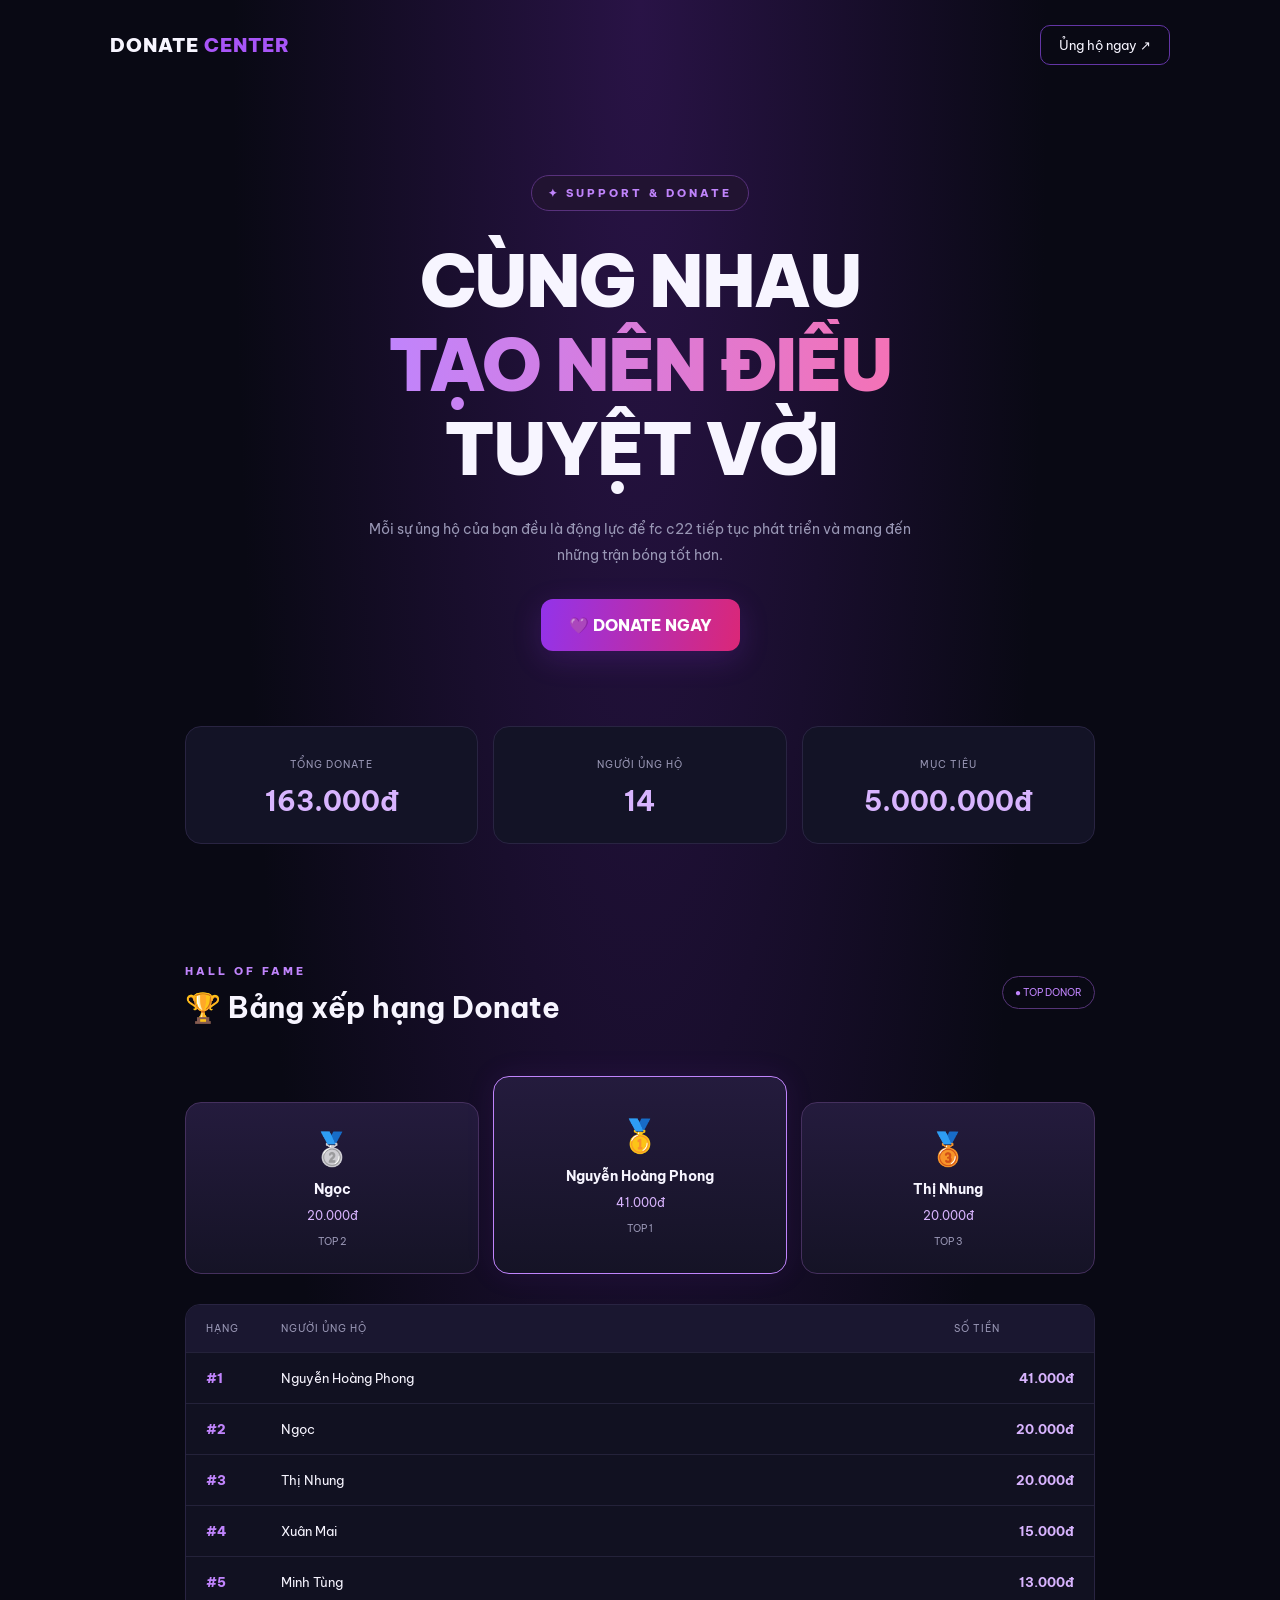
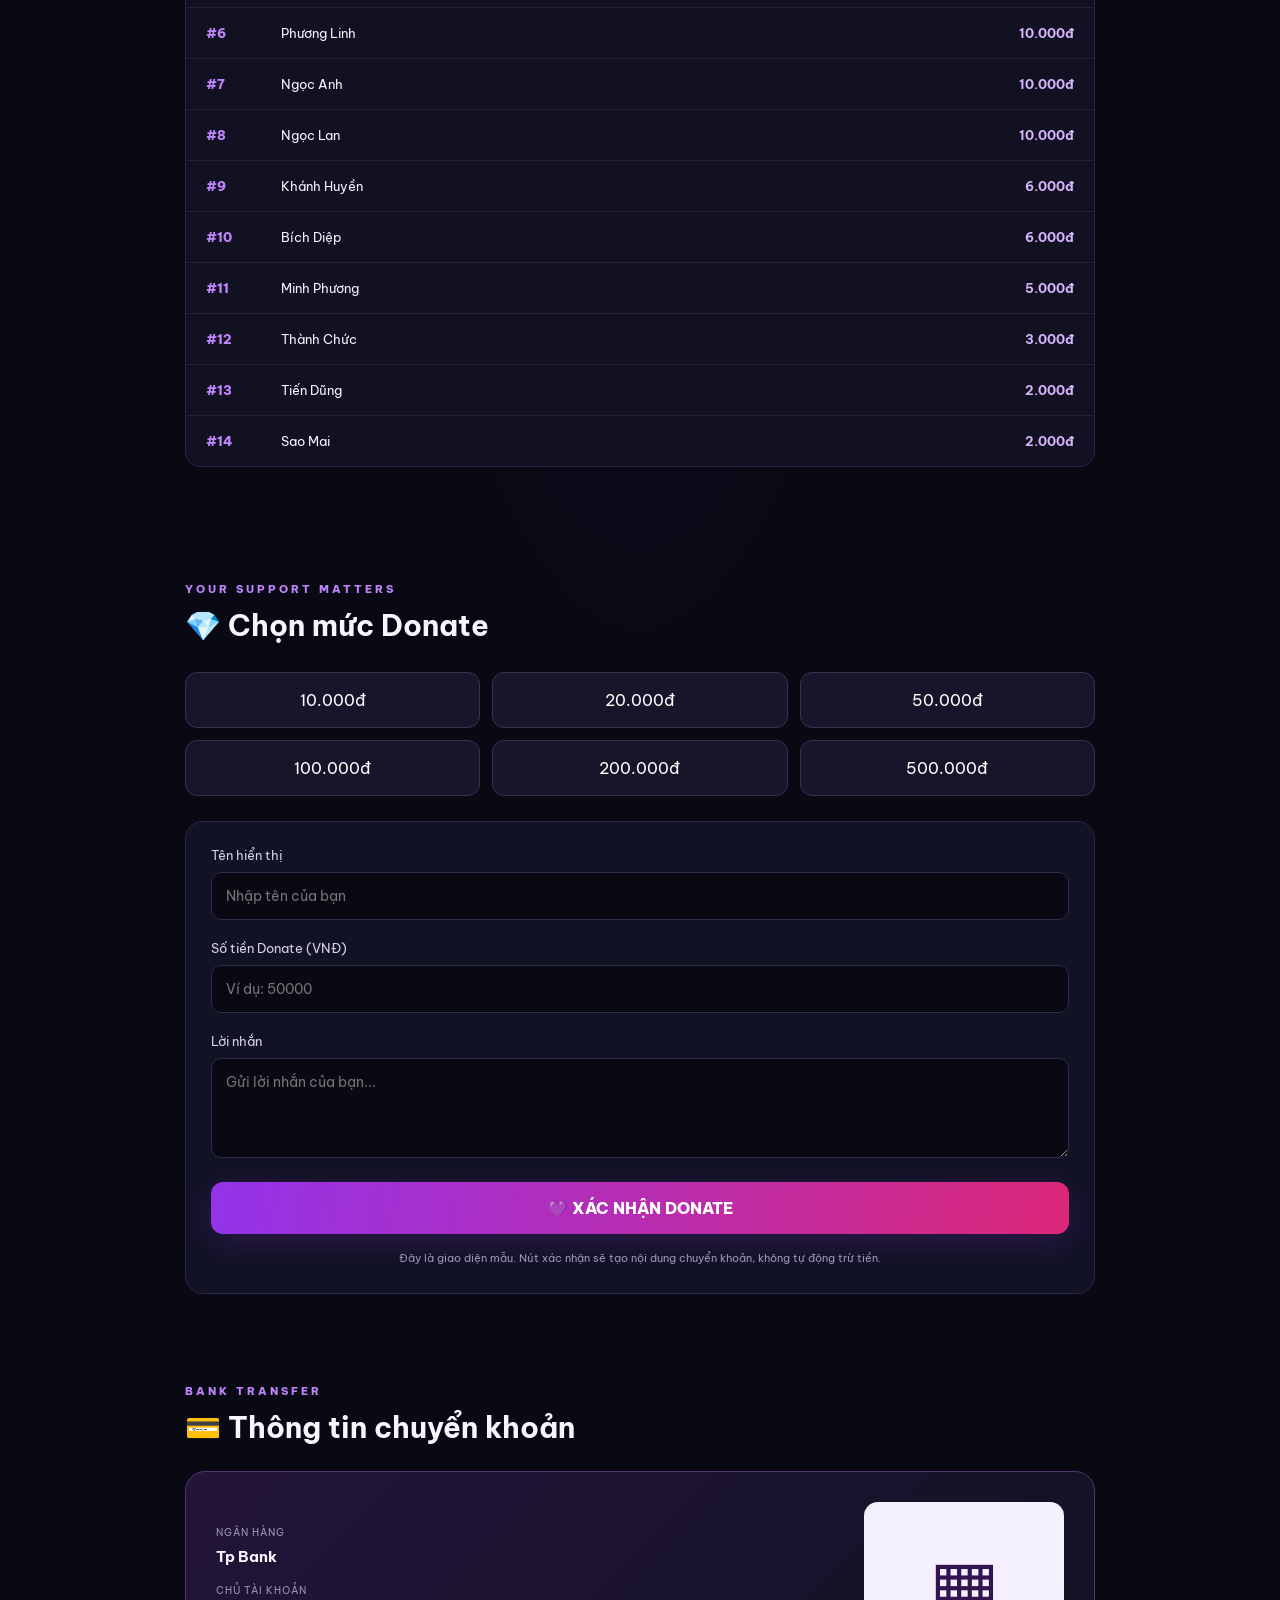
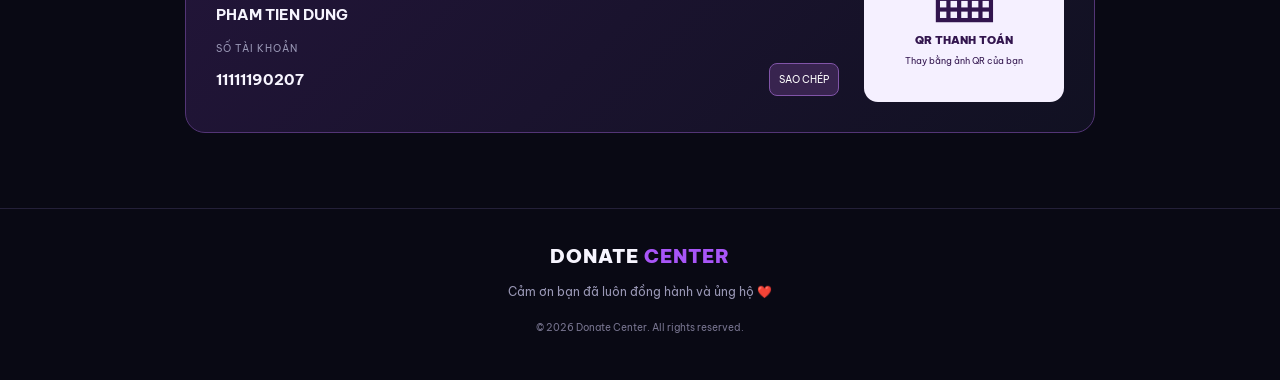
<file: index.html>
<!DOCTYPE html>
<html lang="vi">
<head>
    <meta charset="UTF-8">
    <meta name="viewport" content="width=device-width, initial-scale=1.0">
    <title>Donate Center</title>
    <link rel="stylesheet" href="style.css">
</head>
<body>

<header class="header">
    <a href="#" class="logo">DONATE<span> CENTER</span></a>
    <a href="#donate" class="header-btn">Ủng hộ ngay ↗</a>
</header>

<section class="hero">
    <div class="badge">✦ SUPPORT & DONATE</div>

    <h1>CÙNG NHAU<br>
        <span>TẠO NÊN ĐIỀU</span><br>
        TUYỆT VỜI
    </h1>

    <p>Mỗi sự ủng hộ của bạn đều là động lực để fc c22
       tiếp tục phát triển và mang đến những trận bóng tốt hơn.</p>

    <a href="#donate" class="main-btn">💜 DONATE NGAY</a>
</section>

<section class="stats">
    <div class="stat-card">
        <span>TỔNG DONATE</span>
        <h2 id="total">350.000đ</h2>
    </div>

    <div class="stat-card">
        <span>NGƯỜI ỦNG HỘ</span>
        <h2 id="donorCount">8</h2>
    </div>

    <div class="stat-card">
        <span>MỤC TIÊU</span>
        <h2>5.000.000đ</h2>
    </div>
</section>

<section class="section" id="leaderboard">
    <div class="section-heading">
        <div>
            <span class="sub-title">HALL OF FAME</span>
            <h2>🏆 Bảng xếp hạng Donate</h2>
        </div>
        <span class="live">● TOP DONOR</span>
    </div>

    <div class="podium" id="podium"></div>

    <div class="donor-table">
        <div class="table-head">
            <span>HẠNG</span>
            <span>NGƯỜI ỦNG HỘ</span>
            <span>SỐ TIỀN</span>
        </div>
        <div id="donorList"></div>
    </div>
</section>

<section class="section" id="donate">
    <div class="section-heading">
        <div>
            <span class="sub-title">YOUR SUPPORT MATTERS</span>
            <h2>💎 Chọn mức Donate</h2>
        </div>
    </div>

    <div class="amounts">
        <button onclick="selectAmount(10000)">10.000đ</button>
        <button onclick="selectAmount(20000)">20.000đ</button>
        <button onclick="selectAmount(50000)">50.000đ</button>
        <button onclick="selectAmount(100000)">100.000đ</button>
        <button onclick="selectAmount(200000)">200.000đ</button>
        <button onclick="selectAmount(500000)">500.000đ</button>
    </div>

    <div class="donate-box">
        <label for="name">Tên hiển thị</label>
        <input id="name" type="text" placeholder="Nhập tên của bạn">

        <label for="amount">Số tiền Donate (VNĐ)</label>
        <input id="amount" type="number" min="1000"
               placeholder="Ví dụ: 50000">

        <label for="message">Lời nhắn</label>
        <textarea id="message" placeholder="Gửi lời nhắn của bạn..."></textarea>

        <button class="main-btn full-btn" onclick="donateNow()">
            💜 XÁC NHẬN DONATE
        </button>

        <p class="note">
            Đây là giao diện mẫu. Nút xác nhận sẽ tạo nội dung
            chuyển khoản, không tự động trừ tiền.
        </p>
    </div>
</section>

<section class="section transfer">
    <span class="sub-title">BANK TRANSFER</span>
    <h2>💳 Thông tin chuyển khoản</h2>

    <div class="bank-card">
        <div class="bank-info">
            <p>NGÂN HÀNG</p>
            <h3 id="bankName">MB Bank</h3>

            <p>CHỦ TÀI KHOẢN</p>
            <h3 id="accountName">PHAM TIEN DUNG</h3>

            <p>SỐ TÀI KHOẢN</p>
            <div class="account">
                <h3 id="accountNumber">0123456789</h3>
                <button onclick="copyAccount()">SAO CHÉP</button>
            </div>
        </div>

        <div class="qr-placeholder">
            <div>▦</div>
            <p>QR THANH TOÁN</p>
            <small>Thay bằng ảnh QR của bạn</small>
        </div>
    </div>
</section>
</section>

<footer>
    <a href="#" class="logo">DONATE<span> CENTER</span></a>
    <p>Cảm ơn bạn đã luôn đồng hành và ủng hộ ❤️</p>
    <small>© 2026 Donate Center. All rights reserved.</small>
</footer>

<div id="toast"></div>

<script src="script.js"></script>
</body>
</html>
</file>
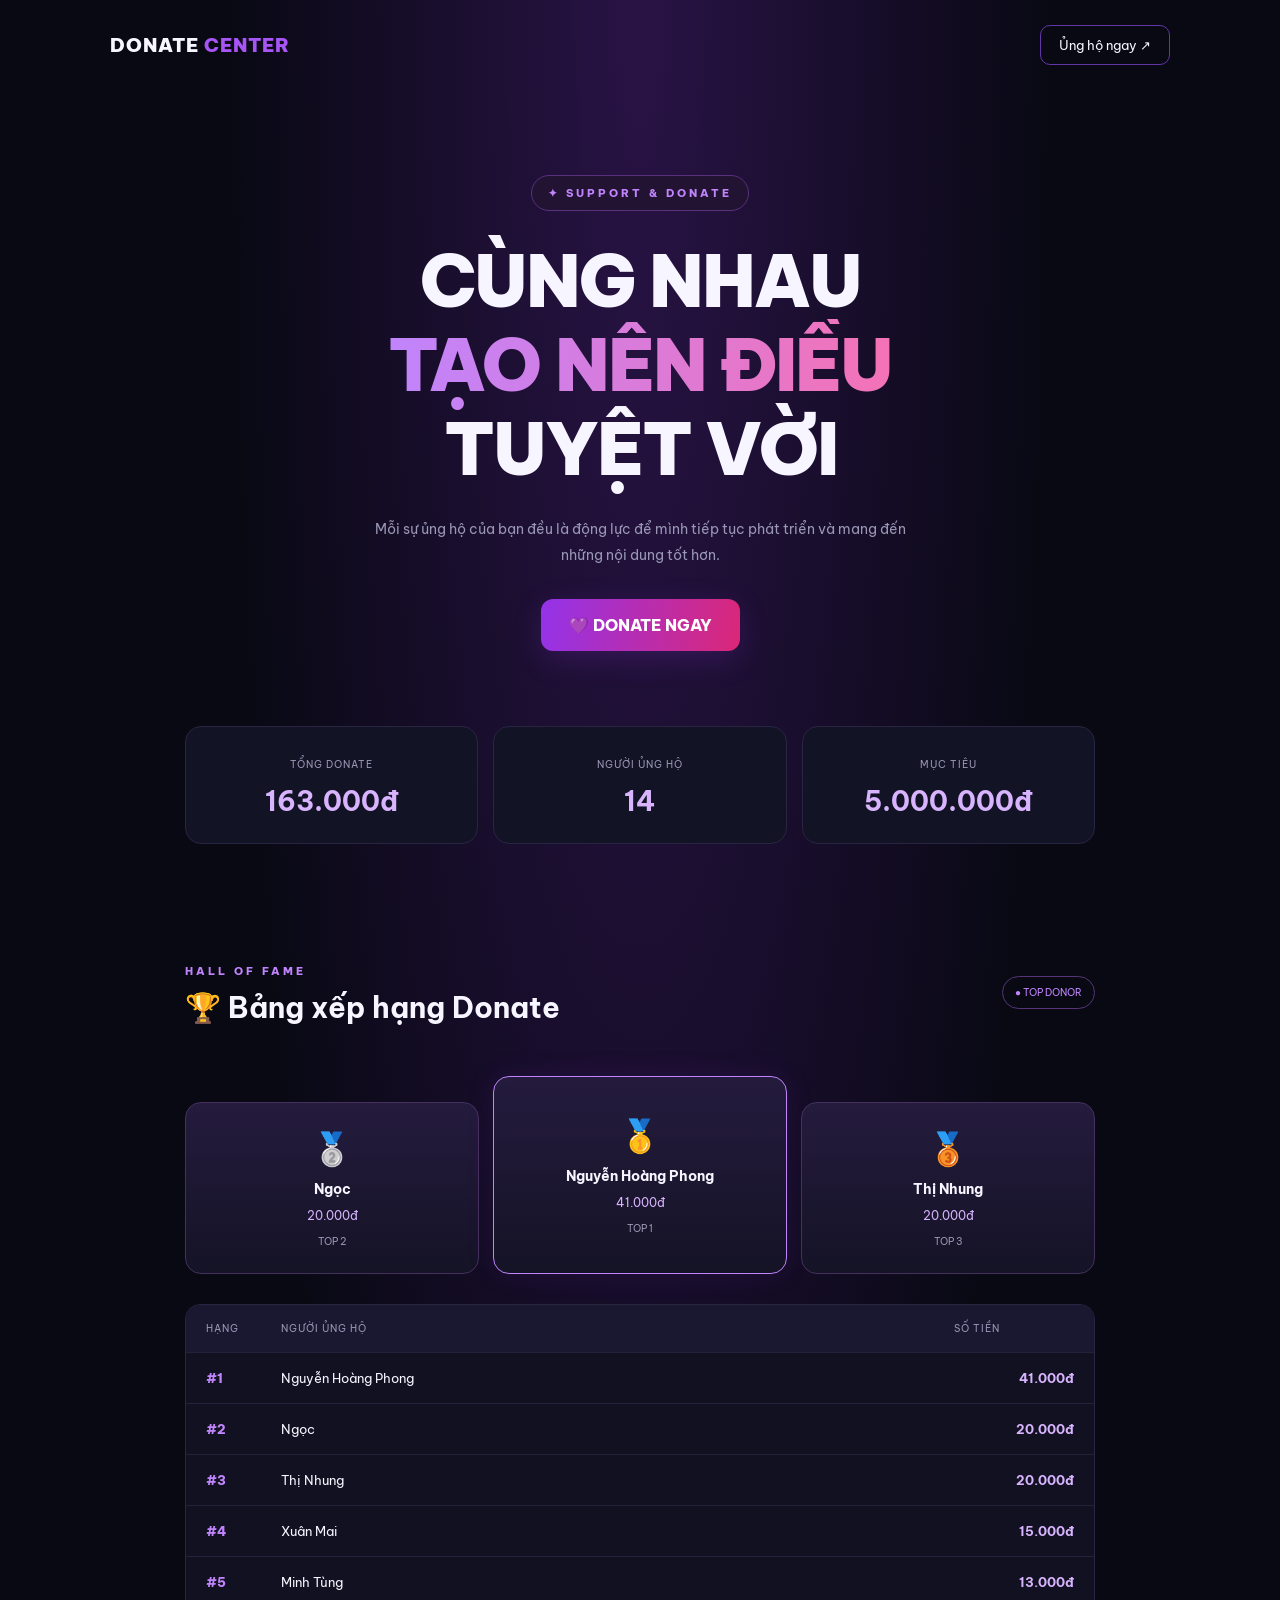
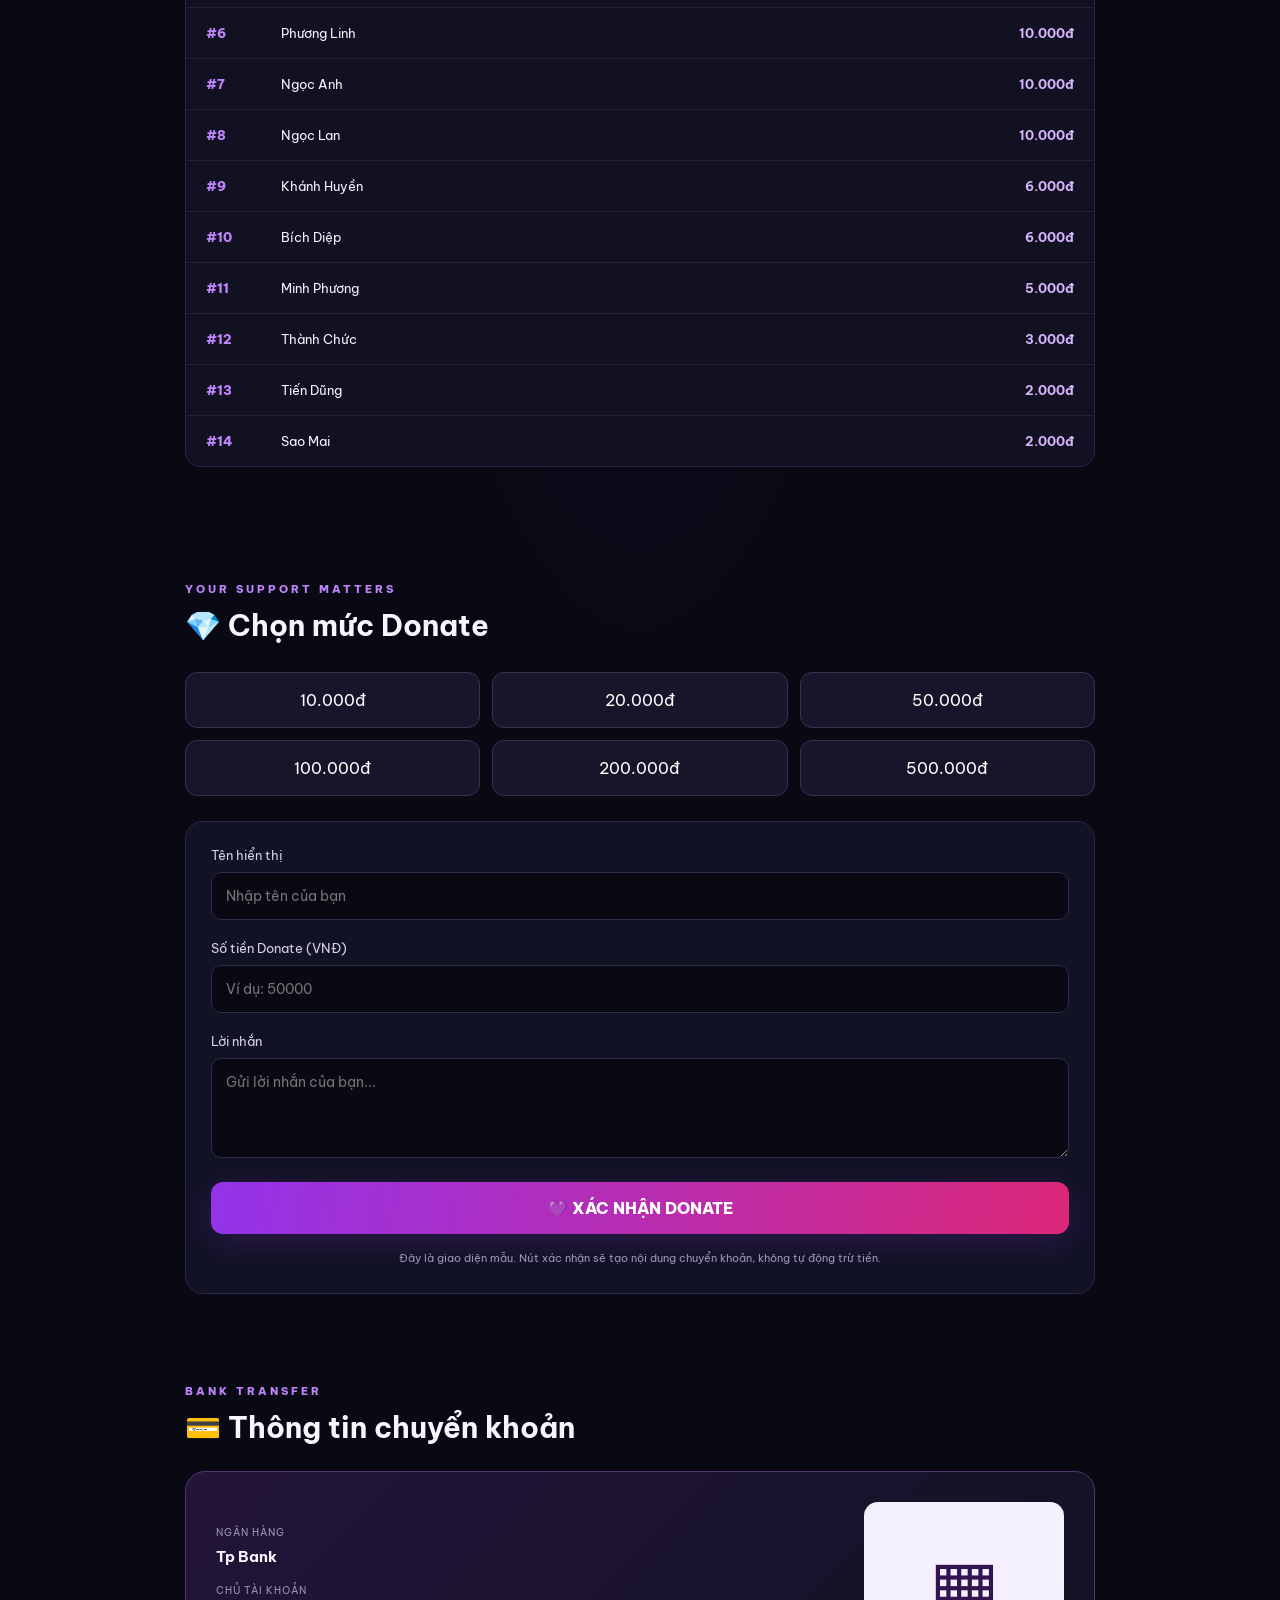
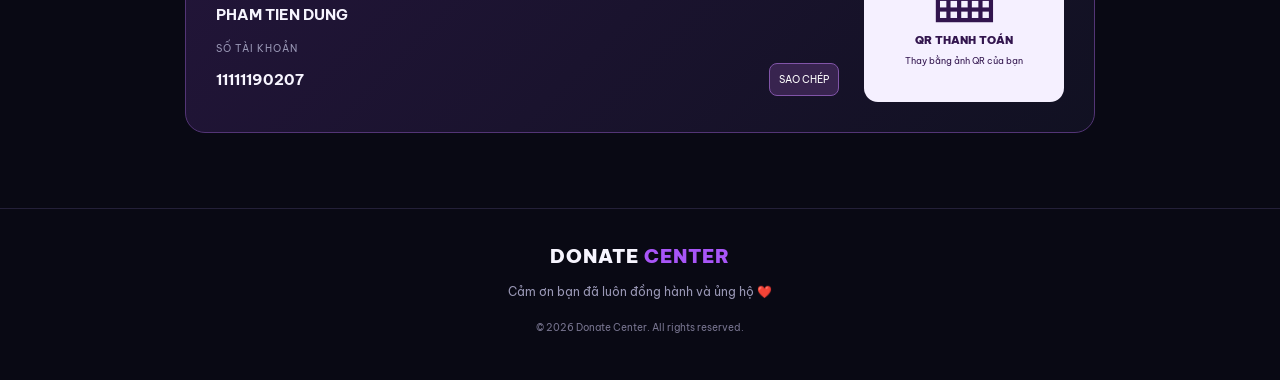
<file: indel.html>
<!DOCTYPE html>
<html lang="vi">
<head>
    <meta charset="UTF-8">
    <meta name="viewport" content="width=device-width, initial-scale=1.0">
    <title>Donate Center</title>
    <link rel="stylesheet" href="style.css">
</head>
<body>

<header class="header">
    <a href="#" class="logo">DONATE<span> CENTER</span></a>
    <a href="#donate" class="header-btn">Ủng hộ ngay ↗</a>
</header>

<section class="hero">
    <div class="badge">✦ SUPPORT & DONATE</div>

    <h1>CÙNG NHAU<br>
        <span>TẠO NÊN ĐIỀU</span><br>
        TUYỆT VỜI
    </h1>

    <p>Mỗi sự ủng hộ của bạn đều là động lực để mình
       tiếp tục phát triển và mang đến những nội dung tốt hơn.</p>

    <a href="#donate" class="main-btn">💜 DONATE NGAY</a>
</section>

<section class="stats">
    <div class="stat-card">
        <span>TỔNG DONATE</span>
        <h2 id="total">350.000đ</h2>
    </div>

    <div class="stat-card">
        <span>NGƯỜI ỦNG HỘ</span>
        <h2 id="donorCount">8</h2>
    </div>

    <div class="stat-card">
        <span>MỤC TIÊU</span>
        <h2>5.000.000đ</h2>
    </div>
</section>

<section class="section" id="leaderboard">
    <div class="section-heading">
        <div>
            <span class="sub-title">HALL OF FAME</span>
            <h2>🏆 Bảng xếp hạng Donate</h2>
        </div>
        <span class="live">● TOP DONOR</span>
    </div>

    <div class="podium" id="podium"></div>

    <div class="donor-table">
        <div class="table-head">
            <span>HẠNG</span>
            <span>NGƯỜI ỦNG HỘ</span>
            <span>SỐ TIỀN</span>
        </div>
        <div id="donorList"></div>
    </div>
</section>

<section class="section" id="donate">
    <div class="section-heading">
        <div>
            <span class="sub-title">YOUR SUPPORT MATTERS</span>
            <h2>💎 Chọn mức Donate</h2>
        </div>
    </div>

    <div class="amounts">
        <button onclick="selectAmount(10000)">10.000đ</button>
        <button onclick="selectAmount(20000)">20.000đ</button>
        <button onclick="selectAmount(50000)">50.000đ</button>
        <button onclick="selectAmount(100000)">100.000đ</button>
        <button onclick="selectAmount(200000)">200.000đ</button>
        <button onclick="selectAmount(500000)">500.000đ</button>
    </div>

    <div class="donate-box">
        <label for="name">Tên hiển thị</label>
        <input id="name" type="text" placeholder="Nhập tên của bạn">

        <label for="amount">Số tiền Donate (VNĐ)</label>
        <input id="amount" type="number" min="1000"
               placeholder="Ví dụ: 50000">

        <label for="message">Lời nhắn</label>
        <textarea id="message" placeholder="Gửi lời nhắn của bạn..."></textarea>

        <button class="main-btn full-btn" onclick="donateNow()">
            💜 XÁC NHẬN DONATE
        </button>

        <p class="note">
            Đây là giao diện mẫu. Nút xác nhận sẽ tạo nội dung
            chuyển khoản, không tự động trừ tiền.
        </p>
    </div>
</section>

<section class="section transfer">
    <span class="sub-title">BANK TRANSFER</span>
    <h2>💳 Thông tin chuyển khoản</h2>

    <div class="bank-card">
        <div class="bank-info">
            <p>NGÂN HÀNG</p>
            <h3 id="bankName">MB Bank</h3>

            <p>CHỦ TÀI KHOẢN</p>
            <h3 id="accountName">PHAM TIEN DUNG</h3>

            <p>SỐ TÀI KHOẢN</p>
            <div class="account">
                <h3 id="accountNumber">0123456789</h3>
                <button onclick="copyAccount()">SAO CHÉP</button>
            </div>
        </div>

        <div class="qr-placeholder">
            <div>▦</div>
            <p>QR THANH TOÁN</p>
            <small>Thay bằng ảnh QR của bạn</small>
        </div>
    </div>
</section>

<footer>
    <a href="#" class="logo">DONATE<span> CENTER</span></a>
    <p>Cảm ơn bạn đã luôn đồng hành và ủng hộ ❤️</p>
    <small>© 2026 Donate Center. All rights reserved.</small>
</footer>

<div id="toast"></div>

<script src="script.js"></script>
</body>
</html>
</file>
<file: style.css>
@import url('https://fonts.googleapis.com/css2?family=Be+Vietnam+Pro:wght@400;500;600;700;800;900&display=swap');

:root {
    --bg: #090914;
    --card: #121225;
    --purple: #a855f7;
    --pink: #ec4899;
    --text: #f7f5ff;
    --muted: #9997b5;
}

* {
    margin: 0;
    padding: 0;
    box-sizing: border-box;
    scroll-behavior: smooth;
}

body {
    font-family: 'Be Vietnam Pro', sans-serif;
    background:
        radial-gradient(ellipse at 50% 0%, #291346 0%, transparent 45%),
        var(--bg);
    color: var(--text);
    min-height: 100vh;
}

a {
    color: inherit;
    text-decoration: none;
}

button {
    font: inherit;
    cursor: pointer;
}

.header {
    max-width: 1100px;
    margin: auto;
    padding: 25px 20px;
    display: flex;
    align-items: center;
    justify-content: space-between;
}

.logo {
    font-weight: 900;
    font-size: 19px;
    letter-spacing: 1px;
}

.logo span {
    color: var(--purple);
}

.header-btn {
    padding: 11px 18px;
    border: 1px solid #6335a5;
    border-radius: 10px;
    font-size: 13px;
}

.hero {
    max-width: 800px;
    margin: auto;
    padding: 85px 20px 75px;
    text-align: center;
}

.badge, .sub-title {
    color: #c084fc;
    font-size: 11px;
    font-weight: 800;
    letter-spacing: 3px;
}

.badge {
    display: inline-block;
    padding: 10px 16px;
    border: 1px solid #58317c;
    background: #211331;
    border-radius: 30px;
    margin-bottom: 28px;
}

.hero h1 {
    font-size: clamp(38px, 7vw, 72px);
    font-weight: 900;
    line-height: 1.17;
    letter-spacing: -2px;
}

.hero h1 span {
    background: linear-gradient(90deg, #c084fc, #f472b6);
    color: transparent;
    background-clip: text;
    -webkit-background-clip: text;
}

.hero p {
    max-width: 560px;
    margin: 24px auto 30px;
    line-height: 1.9;
    color: var(--muted);
    font-size: 14px;
}

.main-btn {
    display: inline-block;
    border: none;
    border-radius: 12px;
    padding: 16px 28px;
    color: white;
    font-weight: 800;
    background: linear-gradient(100deg, #9333ea, #db2777);
    box-shadow: 0 8px 30px #9333ea30;
    transition: .25s;
}

.main-btn:hover {
    transform: translateY(-3px);
    box-shadow: 0 10px 35px #9333ea60;
}

.stats {
    max-width: 950px;
    margin: 0 auto 80px;
    padding: 0 20px;
    display: grid;
    grid-template-columns: repeat(3, 1fr);
    gap: 15px;
}

.stat-card {
    background: #131326;
    border: 1px solid #292442;
    padding: 25px 15px;
    border-radius: 16px;
    text-align: center;
}

.stat-card span {
    color: var(--muted);
    font-size: 10px;
    letter-spacing: 1px;
}

.stat-card h2 {
    margin-top: 12px;
    font-size: clamp(18px, 3vw, 27px);
    color: #d8b4fe;
}

.section {
    max-width: 950px;
    margin: 0 auto;
    padding: 35px 20px 75px;
}

.section-heading {
    display: flex;
    align-items: center;
    justify-content: space-between;
    gap: 15px;
    margin-bottom: 28px;
}

.section-heading h2, .transfer h2 {
    font-size: clamp(21px, 4vw, 29px);
    margin-top: 10px;
}

.live {
    color: #c084fc;
    font-size: 10px;
    border: 1px solid #553477;
    padding: 9px 12px;
    border-radius: 30px;
}

.podium {
    display: grid;
    grid-template-columns: repeat(3, 1fr);
    align-items: end;
    gap: 14px;
    margin: 50px 0 30px;
}

.podium-card {
    background: linear-gradient(180deg, #241b3d, #151326);
    border: 1px solid #45305e;
    border-radius: 16px;
    text-align: center;
    padding: 25px 8px;
    min-width: 0;
}

.podium-card.first {
    padding-top: 38px;
    padding-bottom: 38px;
    border-color: #c084fc;
    box-shadow: 0 0 30px #9333ea18;
}

.medal {
    font-size: 32px;
    margin-bottom: 12px;
}

.podium-card h3 {
    font-size: 14px;
    overflow-wrap: anywhere;
}

.podium-card p {
    color: #d8b4fe;
    font-size: 12px;
    margin-top: 10px;
}

.podium-card small {
    display: block;
    margin-top: 12px;
    color: var(--muted);
    font-size: 10px;
}

.donor-table {
    background: #111121;
    border: 1px solid #292442;
    border-radius: 15px;
    overflow: hidden;
}

.table-head, .donor-row {
    display: grid;
    grid-template-columns: 65px 1fr 120px;
    gap: 10px;
    align-items: center;
    padding: 17px 20px;
}

.table-head {
    background: #1a1730;
    color: var(--muted);
    font-size: 10px;
    letter-spacing: 1px;
}

.donor-row {
    border-top: 1px solid #24223a;
    font-size: 13px;
}

.donor-row .rank {
    color: #c084fc;
    font-weight: 800;
}

.donor-row .money {
    color: #d8b4fe;
    text-align: right;
    font-weight: 700;
}

.amounts {
    display: grid;
    grid-template-columns: repeat(3, 1fr);
    gap: 12px;
    margin-bottom: 25px;
}

.amounts button {
    padding: 17px 8px;
    color: white;
    background: #171529;
    border: 1px solid #373052;
    border-radius: 12px;
    transition: .2s;
}

.amounts button:hover,
.amounts button.active {
    border-color: #c084fc;
    background: #352047;
    color: #e9d5ff;
}

.donate-box {
    background: var(--card);
    border: 1px solid #302648;
    border-radius: 18px;
    padding: 25px;
}

.donate-box label {
    display: block;
    color: #d7d2e8;
    font-size: 13px;
    margin-bottom: 9px;
}

.donate-box input,
.donate-box textarea {
    width: 100%;
    padding: 14px;
    background: #090914;
    color: white;
    border: 1px solid #302b48;
    border-radius: 10px;
    outline: none;
    margin-bottom: 20px;
    font: inherit;
    font-size: 14px;
}

.donate-box input:focus,
.donate-box textarea:focus {
    border-color: #a855f7;
}

.donate-box textarea {
    min-height: 100px;
    resize: vertical;
}

.full-btn {
    width: 100%;
}

.note {
    margin-top: 15px;
    text-align: center;
    font-size: 11px;
    color: var(--muted);
    line-height: 1.7;
}

.transfer {
    padding-top: 10px;
}

.bank-card {
    display: grid;
    grid-template-columns: 1fr 200px;
    gap: 25px;
    align-items: center;
    padding: 30px;
    margin-top: 25px;
    background: linear-gradient(135deg, #23153a, #111122);
    border: 1px solid #533576;
    border-radius: 20px;
}

.bank-info > p {
    color: var(--muted);
    font-size: 10px;
    letter-spacing: 1px;
    margin: 18px 0 8px;
}

.bank-info h3 {
    font-size: 15px;
    overflow-wrap: anywhere;
}

.account {
    display: flex;
    justify-content: space-between;
    align-items: center;
    gap: 10px;
}

.account button {
    background: #38244f;
    border: 1px solid #8154a8;
    color: white;
    border-radius: 8px;
    padding: 9px;
    font-size: 10px;
}

.qr-placeholder {
    aspect-ratio: 1;
    background: #f5f0ff;
    border-radius: 14px;
    color: #32154e;
    display: flex;
    flex-direction: column;
    justify-content: center;
    align-items: center;
    text-align: center;
    padding: 10px;
}

.qr-placeholder div {
    font-size: 75px;
}

.qr-placeholder p {
    font-size: 11px;
    font-weight: 900;
}

.qr-placeholder small {
    font-size: 9px;
    margin-top: 8px;
}

footer {
    text-align: center;
    padding: 35px 20px 45px;
    border-top: 1px solid #242039;
}

footer p {
    color: var(--muted);
    font-size: 12px;
    margin: 16px 0;
}

footer small {
    color: #77748f;
    font-size: 10px;
}

#toast {
    position: fixed;
    left: 50%;
    bottom: 25px;
    transform: translate(-50%, 20px);
    opacity: 0;
    pointer-events: none;
    background: #261739;
    border: 1px solid #9254c4;
    padding: 14px 20px;
    border-radius: 12px;
    font-size: 13px;
    z-index: 10;
    transition: .3s;
    width: max-content;
    max-width: 90%;
}

#toast.show {
    opacity: 1;
    transform: translate(-50%, 0);
}

@media (max-width: 600px) {
    .hero {
        padding-top: 65px;
    }

    .stats {
        gap: 8px;
        margin-bottom: 50px;
    }

    .stat-card {
        padding: 20px 5px;
    }

    .stat-card span {
        font-size: 8px;
    }

    .podium {
        gap: 7px;
    }

    .podium-card {
        padding: 20px 5px;
    }

    .podium-card.first {
        padding-top: 30px;
        padding-bottom: 30px;
    }

    .podium-card h3 {
        font-size: 12px;
    }

    .podium-card p {
        font-size: 10px;
    }

    .table-head, .donor-row {
        grid-template-columns: 42px 1fr 90px;
        padding: 15px 10px;
        gap: 6px;
        font-size: 11px;
    }

    .amounts {
        grid-template-columns: repeat(2, 1fr);
    }

    .bank-card {
        grid-template-columns: 1fr;
        padding: 22px;
    }

    .qr-placeholder {
        width: 180px;
        margin: auto;
    }

    .section-heading {
        align-items: flex-start;
    }

    .live {
        font-size: 8px;
    }
}
</file>
